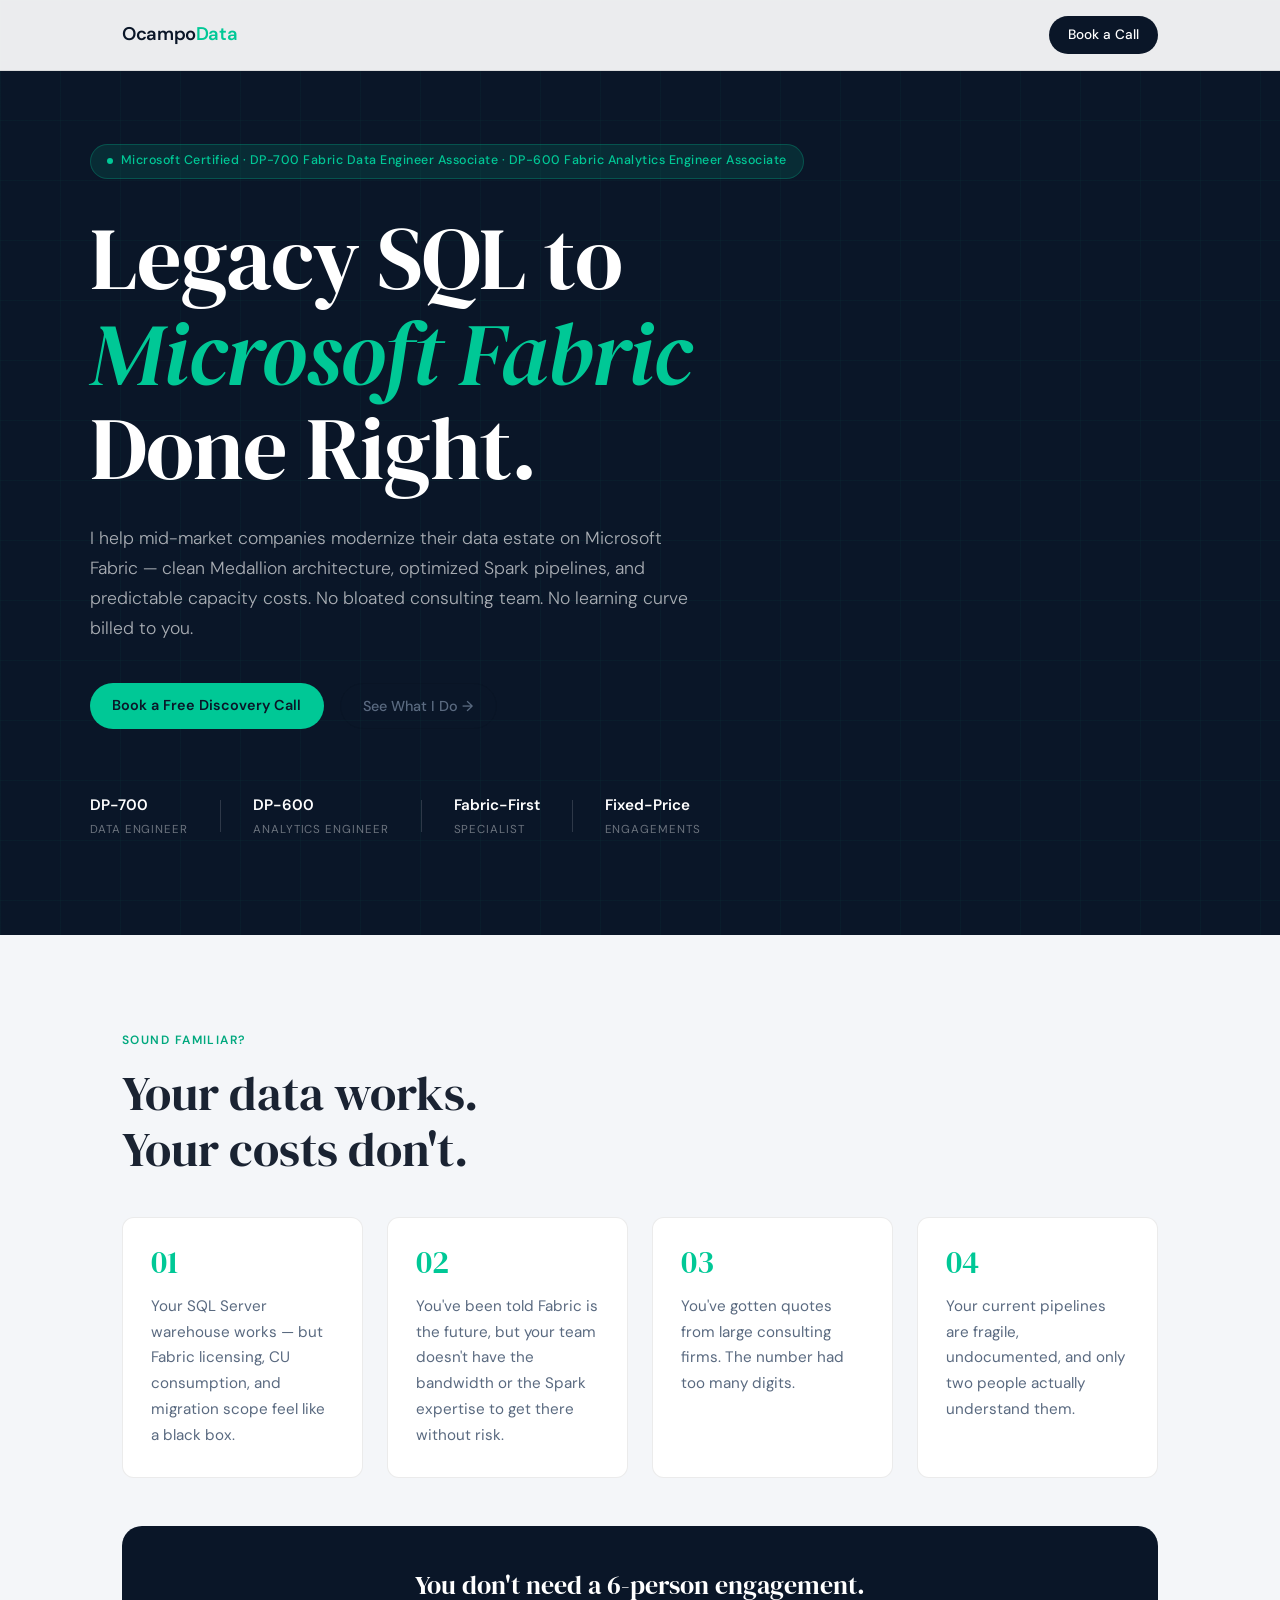
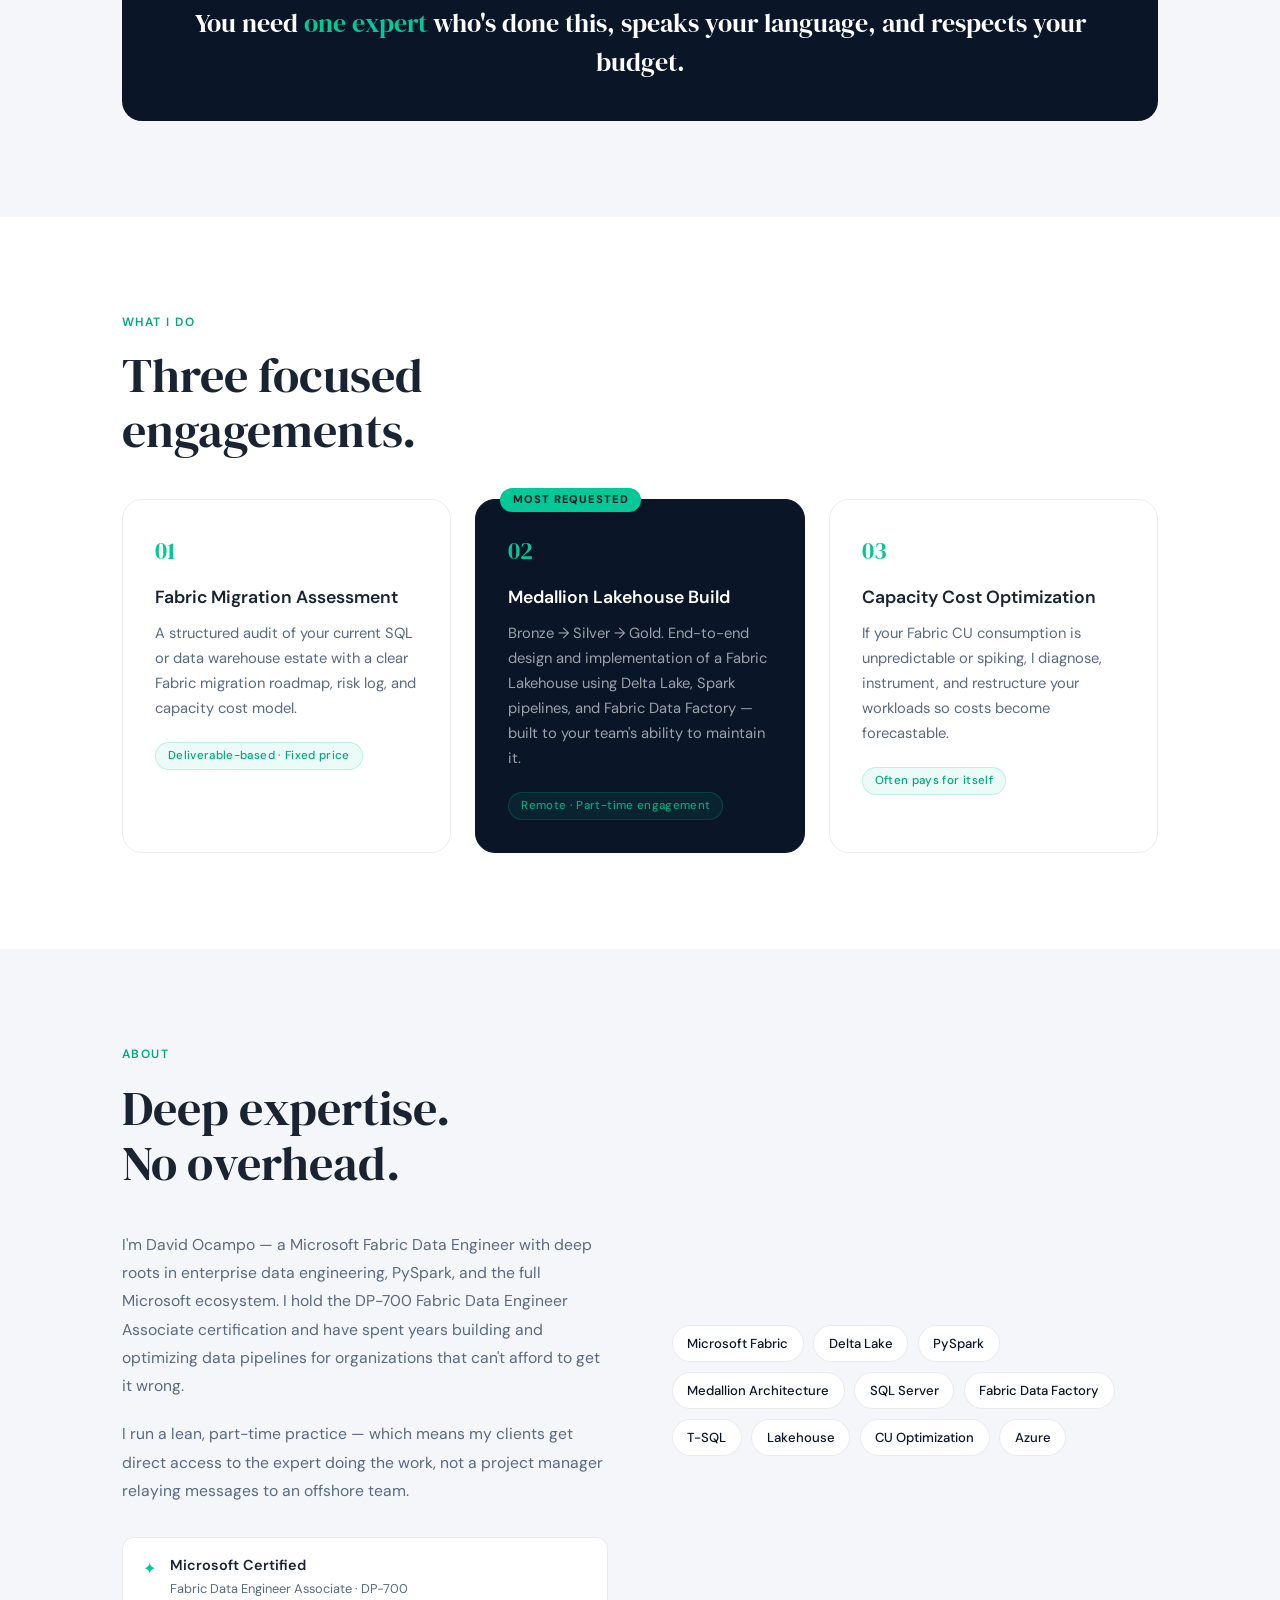
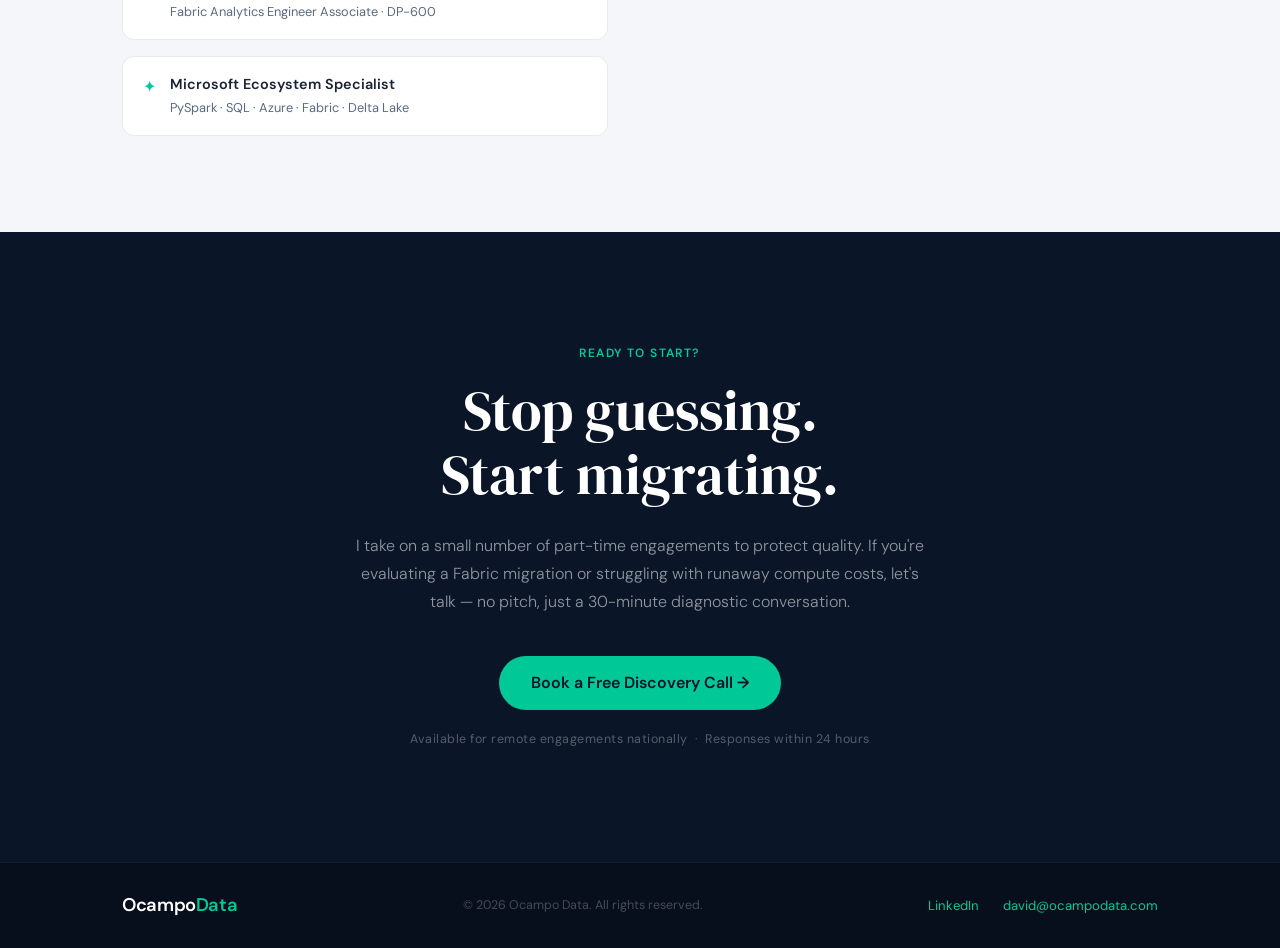
<file: index.html>
<!DOCTYPE html>
<html lang="en">

<head>
  <meta charset="UTF-8" />
  <meta name="viewport" content="width=device-width, initial-scale=1.0" />
  <title>Ocampo Data | Microsoft Fabric Consulting</title>
  <meta name="description"
    content="DP-700 Certified Microsoft Fabric Data Engineer. Legacy SQL migration to Fabric Lakehouses, Medallion architecture, and capacity cost optimization." />
  <link rel="preconnect" href="https://fonts.googleapis.com" />
  <link rel="preconnect" href="https://fonts.gstatic.com" crossorigin />
  <link
    href="https://fonts.googleapis.com/css2?family=DM+Serif+Display:ital@0;1&family=DM+Sans:wght@300;400;500;600&display=swap"
    rel="stylesheet" />
  <link rel="stylesheet" href="style.css" />
</head>

<body>

  <!-- NAV -->
  <nav class="nav">
    <div class="nav-inner">
      <span class="nav-logo">Ocampo<span class="nav-logo-accent">Data</span></span>
      <a href="#contact" class="btn btn-nav">Book a Call</a>
    </div>
  </nav>

  <!-- HERO -->
  <section class="hero">
    <div class="hero-inner">
      <div class="badge">
        <span class="badge-dot"></span>
        Microsoft Certified · DP-700 Fabric Data Engineer Associate · DP-600 Fabric Analytics Engineer Associate
      </div>
      <h1 class="hero-headline">
        Legacy SQL to<br />
        <em>Microsoft Fabric</em><br />
        Done Right.
      </h1>
      <p class="hero-sub">
        I help mid-market companies modernize their data estate on Microsoft Fabric —
        clean Medallion architecture, optimized Spark pipelines, and predictable
        capacity costs. No bloated consulting team. No learning curve billed to you.
      </p>
      <div class="hero-cta">
        <a href="#contact" class="btn btn-primary">Book a Free Discovery Call</a>
        <a href="#services" class="btn btn-ghost">See What I Do →</a>
      </div>
      <div class="hero-stats">
        <div class="stat">
          <span class="stat-num">DP-700</span>
          <span class="stat-label">Data Engineer</span>
        </div>
        <div class="stat-divider"></div>
        <div class="stat">
          <span class="stat-num">DP-600</span>
          <span class="stat-label">Analytics Engineer</span>
        </div>
        <div class="stat-divider"></div>
        <div class="stat">
          <span class="stat-num">Fabric-First</span>
          <span class="stat-label">Specialist</span>
        </div>
        <div class="stat-divider"></div>
        <div class="stat">
          <span class="stat-num">Fixed-Price</span>
          <span class="stat-label">Engagements</span>
        </div>
      </div>
    </div>
    <div class="hero-grid-bg" aria-hidden="true"></div>
  </section>

  <!-- PAIN POINTS -->
  <section class="pain" id="pain">
    <div class="container">
      <p class="section-eyebrow">Sound familiar?</p>
      <h2 class="section-title">Your data works.<br />Your costs don't.</h2>
      <div class="pain-grid">
        <div class="pain-card">
          <div class="pain-icon">01</div>
          <p>Your SQL Server warehouse works — but Fabric licensing, CU consumption, and migration scope feel like a
            black box.</p>
        </div>
        <div class="pain-card">
          <div class="pain-icon">02</div>
          <p>You've been told Fabric is the future, but your team doesn't have the bandwidth or the Spark expertise to
            get there without risk.</p>
        </div>
        <div class="pain-card">
          <div class="pain-icon">03</div>
          <p>You've gotten quotes from large consulting firms. The number had too many digits.</p>
        </div>
        <div class="pain-card">
          <div class="pain-icon">04</div>
          <p>Your current pipelines are fragile, undocumented, and only two people actually understand them.</p>
        </div>
      </div>
      <div class="pain-bridge">
        <p>You don't need a 6-person engagement.<br />
          You need <strong>one expert</strong> who's done this, speaks your language, and respects your budget.</p>
      </div>
    </div>
  </section>

  <!-- SERVICES -->
  <section class="services" id="services">
    <div class="container">
      <p class="section-eyebrow">What I Do</p>
      <h2 class="section-title">Three focused<br />engagements.</h2>
      <div class="services-grid">

        <div class="service-card">
          <div class="service-num">01</div>
          <h3 class="service-title">Fabric Migration Assessment</h3>
          <p class="service-desc">
            A structured audit of your current SQL or data warehouse estate with a clear
            Fabric migration roadmap, risk log, and capacity cost model.
          </p>
          <div class="service-tag">Deliverable-based · Fixed price</div>
        </div>

        <div class="service-card service-card--featured">
          <div class="service-featured-label">Most Requested</div>
          <div class="service-num">02</div>
          <h3 class="service-title">Medallion Lakehouse Build</h3>
          <p class="service-desc">
            Bronze → Silver → Gold. End-to-end design and implementation of a Fabric
            Lakehouse using Delta Lake, Spark pipelines, and Fabric Data Factory —
            built to your team's ability to maintain it.
          </p>
          <div class="service-tag">Remote · Part-time engagement</div>
        </div>

        <div class="service-card">
          <div class="service-num">03</div>
          <h3 class="service-title">Capacity Cost Optimization</h3>
          <p class="service-desc">
            If your Fabric CU consumption is unpredictable or spiking, I diagnose,
            instrument, and restructure your workloads so costs become forecastable.
          </p>
          <div class="service-tag">Often pays for itself</div>
        </div>

      </div>
    </div>
  </section>

  <!-- AUTHORITY -->
  <section class="authority" id="about">
    <div class="container authority-inner">
      <div class="authority-text">
        <p class="section-eyebrow">About</p>
        <h2 class="section-title">Deep expertise.<br />No overhead.</h2>
        <p class="authority-body">
          I'm David Ocampo — a Microsoft Fabric Data Engineer with deep roots in
          enterprise data engineering, PySpark, and the full Microsoft ecosystem.
          I hold the DP-700 Fabric Data Engineer Associate certification and have
          spent years building and optimizing data pipelines for organizations that
          can't afford to get it wrong.
        </p>
        <p class="authority-body">
          I run a lean, part-time practice — which means my clients get direct access
          to the expert doing the work, not a project manager relaying messages to
          an offshore team.
        </p>
        <div class="authority-certs">
          <div class="cert-badge">
            <span class="cert-icon">✦</span>
            <div>
              <div class="cert-title">Microsoft Certified</div>
              <div class="cert-sub">Fabric Data Engineer Associate · DP-700</div>
              <div class="cert-sub">Fabric Analytics Engineer Associate · DP-600</div>
            </div>
          </div>
          <div class="cert-badge">
            <span class="cert-icon">✦</span>
            <div>
              <div class="cert-title">Microsoft Ecosystem Specialist</div>
              <div class="cert-sub">PySpark · SQL · Azure · Fabric · Delta Lake</div>
            </div>
          </div>
        </div>
      </div>
      <div class="authority-visual" aria-hidden="true">
        <div class="tech-stack">
          <div class="tech-pill">Microsoft Fabric</div>
          <div class="tech-pill">Delta Lake</div>
          <div class="tech-pill">PySpark</div>
          <div class="tech-pill">Medallion Architecture</div>
          <div class="tech-pill">SQL Server</div>
          <div class="tech-pill">Fabric Data Factory</div>
          <div class="tech-pill">T-SQL</div>
          <div class="tech-pill">Lakehouse</div>
          <div class="tech-pill">CU Optimization</div>
          <div class="tech-pill">Azure</div>
        </div>
      </div>
    </div>
  </section>

  <!-- CTA / CONTACT -->
  <section class="contact" id="contact">
    <div class="container contact-inner">
      <p class="section-eyebrow contact-eyebrow">Ready to start?</p>
      <h2 class="contact-headline">Stop guessing.<br />Start migrating.</h2>
      <p class="contact-sub">
        I take on a small number of part-time engagements to protect quality.
        If you're evaluating a Fabric migration or struggling with runaway compute costs,
        let's talk — no pitch, just a 30-minute diagnostic conversation.
      </p>
      <a href="https://calendly.com/david-ocampodata/30min" class="btn btn-primary btn-large">
        Book a Free Discovery Call →
      </a>
      <p class="contact-trust">
        Available for remote engagements nationally &nbsp;·&nbsp; Responses within 24 hours
      </p>
    </div>
  </section>

  <!-- FOOTER -->
<footer class="footer">
  <div class="container footer-inner">
    <span class="nav-logo">Ocampo<span class="nav-logo-accent">Data</span></span>
    <span class="footer-copy">© 2026 Ocampo Data. All rights reserved.</span>
    <div style="display:flex; gap:1.5rem; align-items:center;">
      <a href="https://www.linkedin.com/in/davidocampo/" target="_blank" class="footer-email">LinkedIn</a>
      <a href="mailto:david@ocampodata.com" class="footer-email">david@ocampodata.com</a>
    </div>
  </div>
</footer>
<script type="application/ld+json">
{
  "@context": "https://schema.org",
  "@type": "ProfessionalService",
  "name": "Ocampo Data",
  "url": "https://www.ocampodata.com",
  "description": "Microsoft Fabric consulting for mid-market companies. Legacy SQL migration, Medallion Lakehouse builds, and CU cost optimization.",
  "founder": {
    "@type": "Person",
    "name": "David Ocampo",
    "jobTitle": "Microsoft Fabric Data Engineer",
    "sameAs": "https://www.linkedin.com/in/davidocampo/"
  },
  "areaServed": "US",
  "hasOfferCatalog": {
    "@type": "OfferCatalog",
    "name": "Consulting Services",
    "itemListElement": [
      {
        "@type": "Offer",
        "itemOffered": {
          "@type": "Service",
          "name": "Microsoft Fabric Migration Assessment",
          "description": "Structured audit of your SQL or data warehouse estate with a Fabric migration roadmap, risk log, and capacity cost model."
        }
      },
      {
        "@type": "Offer",
        "itemOffered": {
          "@type": "Service",
          "name": "Medallion Lakehouse Build",
          "description": "End-to-end design and implementation of a Fabric Lakehouse using Delta Lake, Spark pipelines, and Fabric Data Factory."
        }
      },
      {
        "@type": "Offer",
        "itemOffered": {
          "@type": "Service",
          "name": "Fabric Capacity Cost Optimization",
          "description": "Diagnose, instrument, and restructure Fabric CU workloads so costs become forecastable."
        }
      }
    ]
  },
  "hasCredential": [
    {
      "@type": "EducationalOccupationalCredential",
      "name": "DP-700 Fabric Data Engineer Associate",
      "credentialCategory": "Microsoft Certification"
    },
    {
      "@type": "EducationalOccupationalCredential",
      "name": "DP-600 Fabric Analytics Engineer Associate",
      "credentialCategory": "Microsoft Certification"
    }
  ]
}
</script>
</body>

</html>
</file>
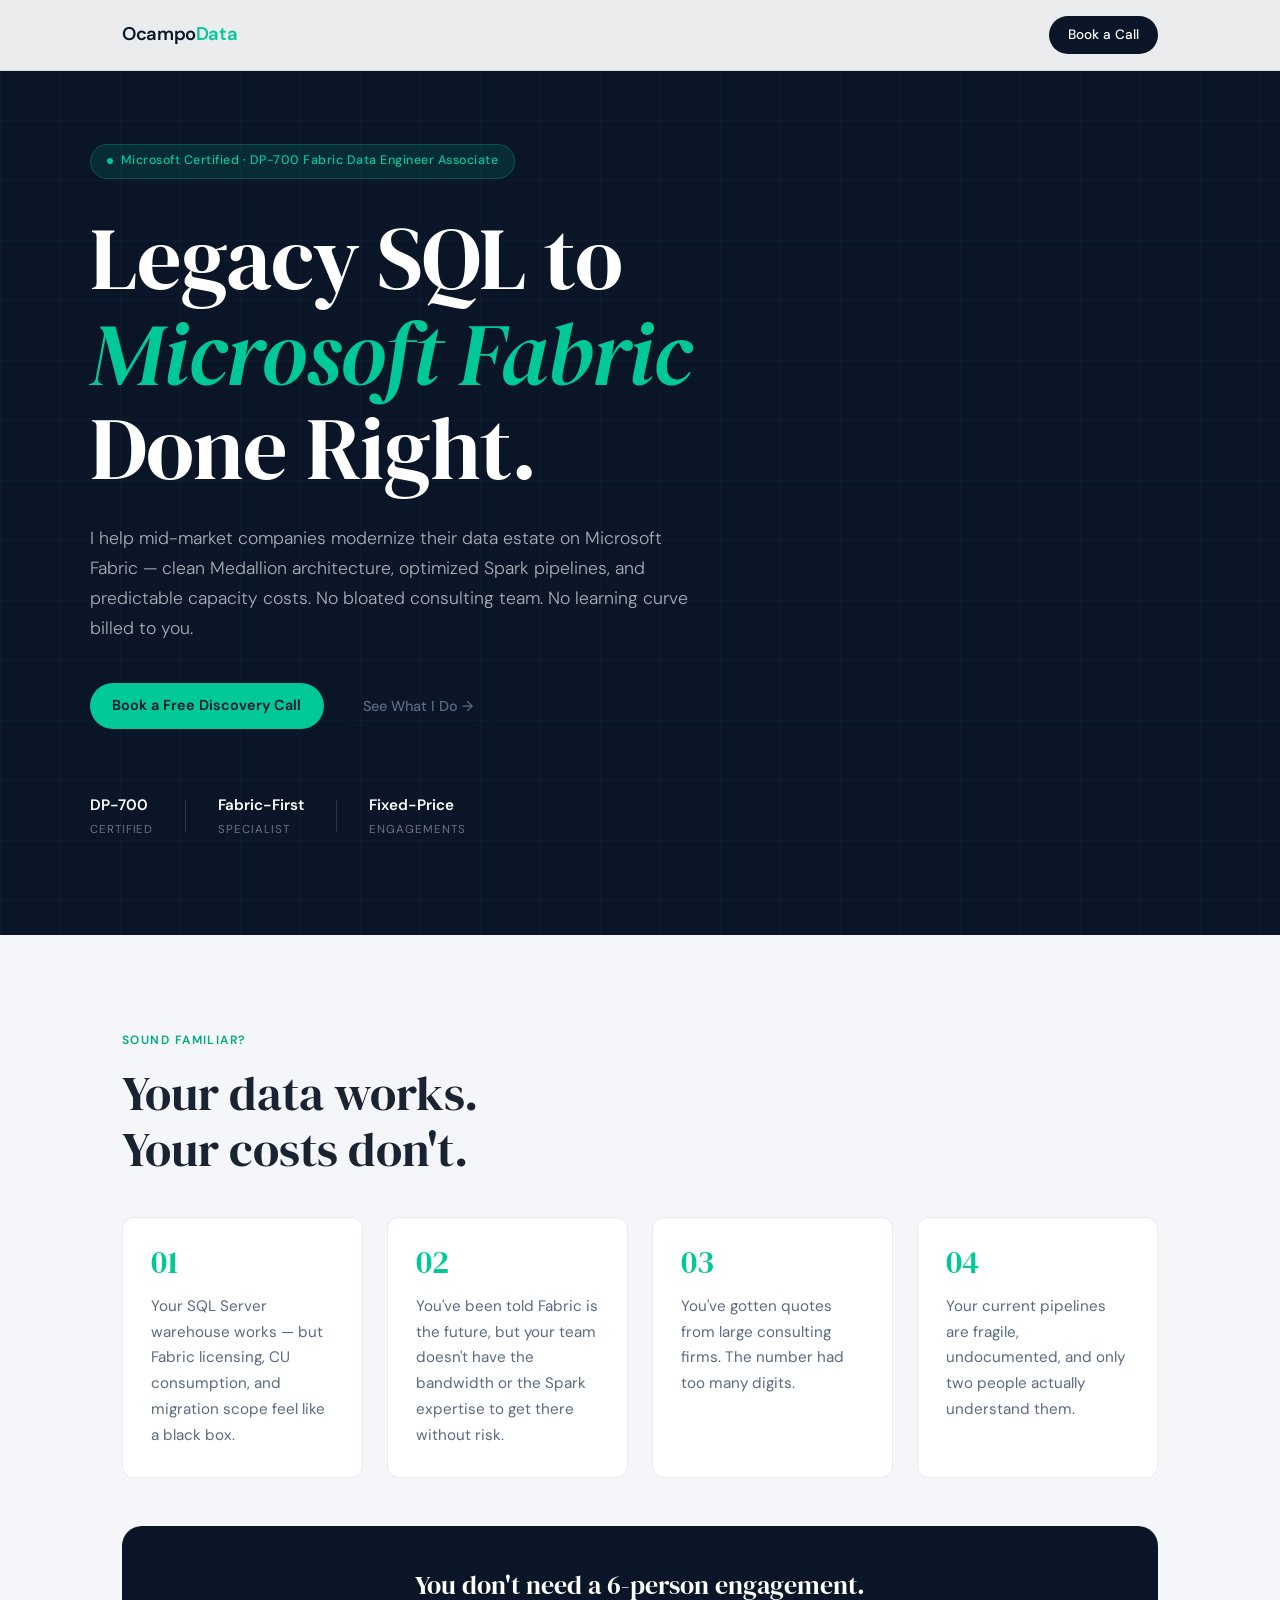
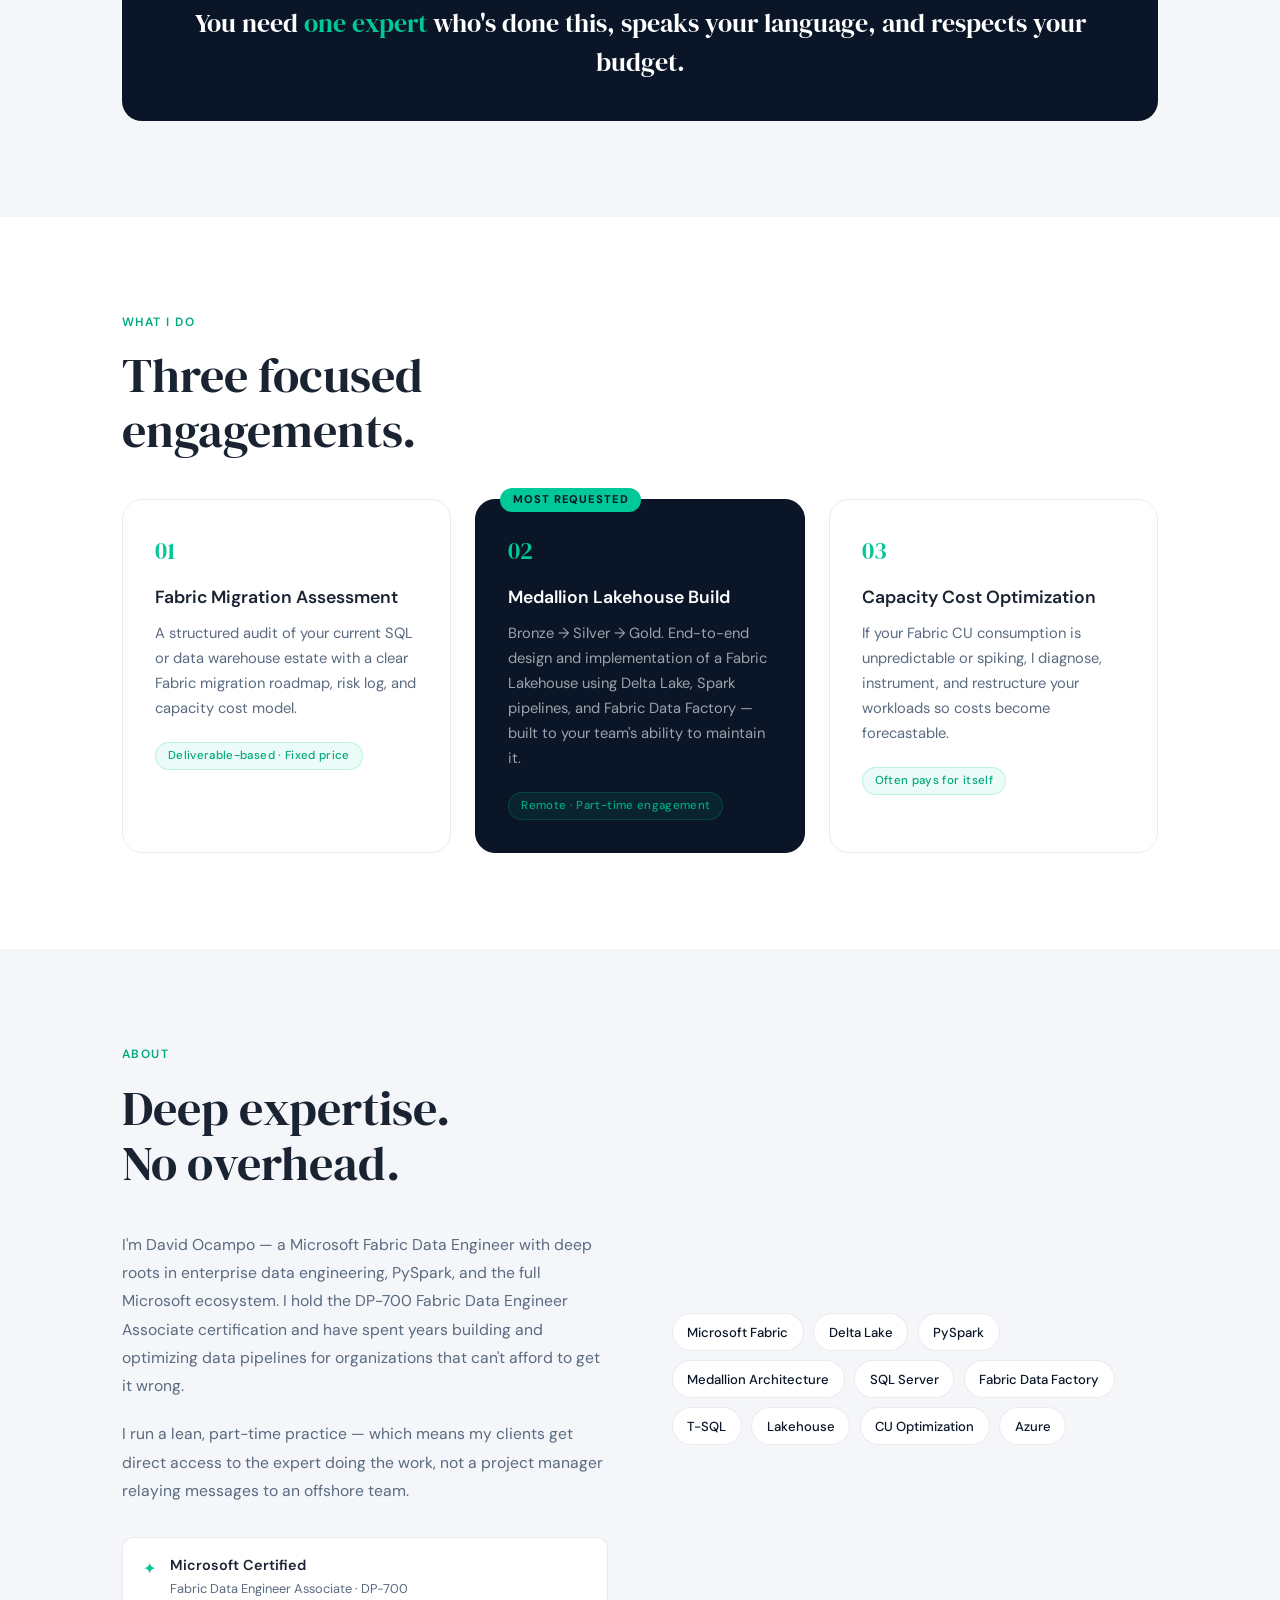
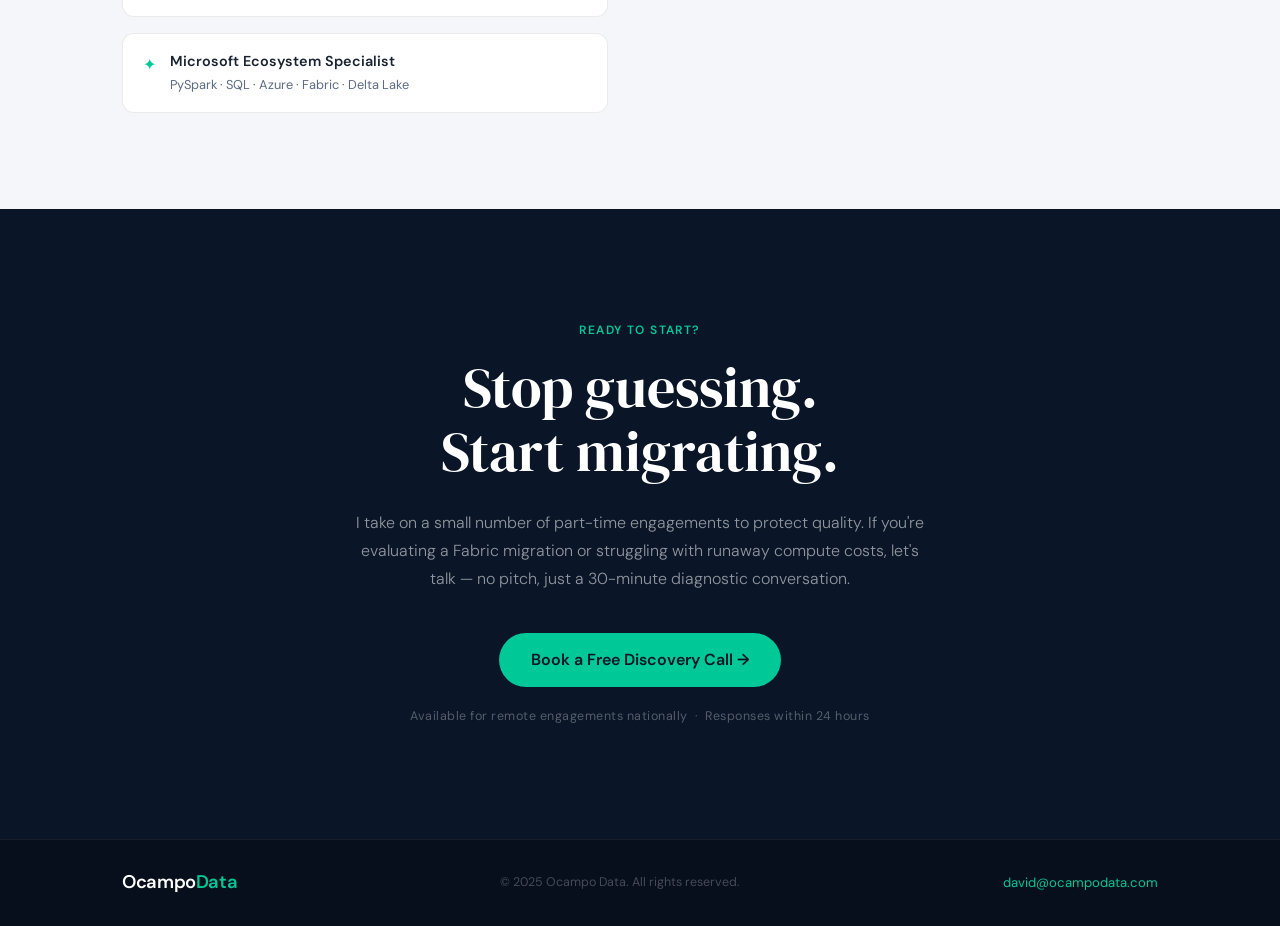
<file: website/index.html>
<!DOCTYPE html>
<html lang="en">
<head>
  <meta charset="UTF-8" />
  <meta name="viewport" content="width=device-width, initial-scale=1.0" />
  <title>Ocampo Data | Microsoft Fabric Consulting</title>
  <meta name="description" content="DP-700 Certified Microsoft Fabric Data Engineer. Legacy SQL migration to Fabric Lakehouses, Medallion architecture, and capacity cost optimization." />
  <link rel="preconnect" href="https://fonts.googleapis.com" />
  <link rel="preconnect" href="https://fonts.gstatic.com" crossorigin />
  <link href="https://fonts.googleapis.com/css2?family=DM+Serif+Display:ital@0;1&family=DM+Sans:wght@300;400;500;600&display=swap" rel="stylesheet" />
  <link rel="stylesheet" href="style.css" />
</head>
<body>

  <!-- NAV -->
  <nav class="nav">
    <div class="nav-inner">
      <span class="nav-logo">Ocampo<span class="nav-logo-accent">Data</span></span>
      <a href="#contact" class="btn btn-nav">Book a Call</a>
    </div>
  </nav>

  <!-- HERO -->
  <section class="hero">
    <div class="hero-inner">
      <div class="badge">
        <span class="badge-dot"></span>
        Microsoft Certified · DP-700 Fabric Data Engineer Associate
      </div>
      <h1 class="hero-headline">
        Legacy SQL to<br />
        <em>Microsoft Fabric</em><br />
        Done Right.
      </h1>
      <p class="hero-sub">
        I help mid-market companies modernize their data estate on Microsoft Fabric —
        clean Medallion architecture, optimized Spark pipelines, and predictable
        capacity costs. No bloated consulting team. No learning curve billed to you.
      </p>
      <div class="hero-cta">
        <a href="#contact" class="btn btn-primary">Book a Free Discovery Call</a>
        <a href="#services" class="btn btn-ghost">See What I Do →</a>
      </div>
      <div class="hero-stats">
        <div class="stat">
          <span class="stat-num">DP-700</span>
          <span class="stat-label">Certified</span>
        </div>
        <div class="stat-divider"></div>
        <div class="stat">
          <span class="stat-num">Fabric-First</span>
          <span class="stat-label">Specialist</span>
        </div>
        <div class="stat-divider"></div>
        <div class="stat">
          <span class="stat-num">Fixed-Price</span>
          <span class="stat-label">Engagements</span>
        </div>
      </div>
    </div>
    <div class="hero-grid-bg" aria-hidden="true"></div>
  </section>

  <!-- PAIN POINTS -->
  <section class="pain" id="pain">
    <div class="container">
      <p class="section-eyebrow">Sound familiar?</p>
      <h2 class="section-title">Your data works.<br />Your costs don't.</h2>
      <div class="pain-grid">
        <div class="pain-card">
          <div class="pain-icon">01</div>
          <p>Your SQL Server warehouse works — but Fabric licensing, CU consumption, and migration scope feel like a black box.</p>
        </div>
        <div class="pain-card">
          <div class="pain-icon">02</div>
          <p>You've been told Fabric is the future, but your team doesn't have the bandwidth or the Spark expertise to get there without risk.</p>
        </div>
        <div class="pain-card">
          <div class="pain-icon">03</div>
          <p>You've gotten quotes from large consulting firms. The number had too many digits.</p>
        </div>
        <div class="pain-card">
          <div class="pain-icon">04</div>
          <p>Your current pipelines are fragile, undocumented, and only two people actually understand them.</p>
        </div>
      </div>
      <div class="pain-bridge">
        <p>You don't need a 6-person engagement.<br />
        You need <strong>one expert</strong> who's done this, speaks your language, and respects your budget.</p>
      </div>
    </div>
  </section>

  <!-- SERVICES -->
  <section class="services" id="services">
    <div class="container">
      <p class="section-eyebrow">What I Do</p>
      <h2 class="section-title">Three focused<br />engagements.</h2>
      <div class="services-grid">

        <div class="service-card">
          <div class="service-num">01</div>
          <h3 class="service-title">Fabric Migration Assessment</h3>
          <p class="service-desc">
            A structured audit of your current SQL or data warehouse estate with a clear
            Fabric migration roadmap, risk log, and capacity cost model.
          </p>
          <div class="service-tag">Deliverable-based · Fixed price</div>
        </div>

        <div class="service-card service-card--featured">
          <div class="service-featured-label">Most Requested</div>
          <div class="service-num">02</div>
          <h3 class="service-title">Medallion Lakehouse Build</h3>
          <p class="service-desc">
            Bronze → Silver → Gold. End-to-end design and implementation of a Fabric
            Lakehouse using Delta Lake, Spark pipelines, and Fabric Data Factory —
            built to your team's ability to maintain it.
          </p>
          <div class="service-tag">Remote · Part-time engagement</div>
        </div>

        <div class="service-card">
          <div class="service-num">03</div>
          <h3 class="service-title">Capacity Cost Optimization</h3>
          <p class="service-desc">
            If your Fabric CU consumption is unpredictable or spiking, I diagnose,
            instrument, and restructure your workloads so costs become forecastable.
          </p>
          <div class="service-tag">Often pays for itself</div>
        </div>

      </div>
    </div>
  </section>

  <!-- AUTHORITY -->
  <section class="authority" id="about">
    <div class="container authority-inner">
      <div class="authority-text">
        <p class="section-eyebrow">About</p>
        <h2 class="section-title">Deep expertise.<br />No overhead.</h2>
        <p class="authority-body">
          I'm David Ocampo — a Microsoft Fabric Data Engineer with deep roots in
          enterprise data engineering, PySpark, and the full Microsoft ecosystem.
          I hold the DP-700 Fabric Data Engineer Associate certification and have
          spent years building and optimizing data pipelines for organizations that
          can't afford to get it wrong.
        </p>
        <p class="authority-body">
          I run a lean, part-time practice — which means my clients get direct access
          to the expert doing the work, not a project manager relaying messages to
          an offshore team.
        </p>
        <div class="authority-certs">
          <div class="cert-badge">
            <span class="cert-icon">✦</span>
            <div>
              <div class="cert-title">Microsoft Certified</div>
              <div class="cert-sub">Fabric Data Engineer Associate · DP-700</div>
            </div>
          </div>
          <div class="cert-badge">
            <span class="cert-icon">✦</span>
            <div>
              <div class="cert-title">Microsoft Ecosystem Specialist</div>
              <div class="cert-sub">PySpark · SQL · Azure · Fabric · Delta Lake</div>
            </div>
          </div>
        </div>
      </div>
      <div class="authority-visual" aria-hidden="true">
        <div class="tech-stack">
          <div class="tech-pill">Microsoft Fabric</div>
          <div class="tech-pill">Delta Lake</div>
          <div class="tech-pill">PySpark</div>
          <div class="tech-pill">Medallion Architecture</div>
          <div class="tech-pill">SQL Server</div>
          <div class="tech-pill">Fabric Data Factory</div>
          <div class="tech-pill">T-SQL</div>
          <div class="tech-pill">Lakehouse</div>
          <div class="tech-pill">CU Optimization</div>
          <div class="tech-pill">Azure</div>
        </div>
      </div>
    </div>
  </section>

  <!-- CTA / CONTACT -->
  <section class="contact" id="contact">
    <div class="container contact-inner">
      <p class="section-eyebrow contact-eyebrow">Ready to start?</p>
      <h2 class="contact-headline">Stop guessing.<br />Start migrating.</h2>
      <p class="contact-sub">
        I take on a small number of part-time engagements to protect quality.
        If you're evaluating a Fabric migration or struggling with runaway compute costs,
        let's talk — no pitch, just a 30-minute diagnostic conversation.
      </p>
      <a href="mailto:david@ocampodata.com" class="btn btn-primary btn-large">
        Book a Free Discovery Call →
      </a>
      <p class="contact-trust">
        Available for remote engagements nationally &nbsp;·&nbsp; Responses within 24 hours
      </p>
    </div>
  </section>

  <!-- FOOTER -->
  <footer class="footer">
    <div class="container footer-inner">
      <span class="nav-logo">Ocampo<span class="nav-logo-accent">Data</span></span>
      <span class="footer-copy">© 2025 Ocampo Data. All rights reserved.</span>
      <a href="mailto:david@ocampodata.com" class="footer-email">david@ocampodata.com</a>
    </div>
  </footer>

</body>
</html>
</file>
<file: style.css>
/* =====================
   RESET & BASE
   ===================== */
*, *::before, *::after { box-sizing: border-box; margin: 0; padding: 0; }

:root {
  --navy:        #0a1628;
  --navy-mid:    #112240;
  --navy-light:  #1e3a5f;
  --accent:      #00c896;
  --accent-dim:  #00a87e;
  --white:       #ffffff;
  --off-white:   #f4f6f9;
  --text-main:   #1a2332;
  --text-muted:  #5a6a80;
  --text-light:  #8a9ab0;
  --border:      rgba(0,0,0,0.08);
  --border-dark: rgba(255,255,255,0.10);

  --font-display: 'DM Serif Display', Georgia, serif;
  --font-sans:    'DM Sans', system-ui, sans-serif;

  --max-w: 1100px;
  --radius: 12px;
  --radius-lg: 20px;
}

html { scroll-behavior: smooth; }

body {
  font-family: var(--font-sans);
  color: var(--text-main);
  background: var(--white);
  line-height: 1.6;
  -webkit-font-smoothing: antialiased;
}

/* =====================
   UTILITY
   ===================== */
.container {
  max-width: var(--max-w);
  margin: 0 auto;
  padding: 0 2rem;
}

.section-eyebrow {
  font-size: 0.75rem;
  font-weight: 600;
  letter-spacing: 0.12em;
  text-transform: uppercase;
  color: var(--accent-dim);
  margin-bottom: 1rem;
}

.section-title {
  font-family: var(--font-display);
  font-size: clamp(2rem, 4vw, 3rem);
  font-weight: 400;
  line-height: 1.15;
  color: var(--text-main);
  margin-bottom: 2.5rem;
}

/* =====================
   BUTTONS
   ===================== */
.btn {
  display: inline-block;
  font-family: var(--font-sans);
  font-size: 0.9rem;
  font-weight: 500;
  text-decoration: none;
  border-radius: 100px;
  padding: 0.65rem 1.4rem;
  transition: all 0.2s ease;
  cursor: pointer;
  border: none;
}

.btn-primary {
  background: var(--accent);
  color: var(--navy);
  font-weight: 600;
}
.btn-primary:hover { background: var(--accent-dim); transform: translateY(-1px); }

.btn-ghost {
  background: transparent;
  color: var(--text-muted);
  border: 1.5px solid var(--border);
}
.btn-ghost:hover { border-color: var(--accent); color: var(--accent); }

.btn-nav {
  background: var(--navy);
  color: var(--white);
  font-size: 0.85rem;
  padding: 0.5rem 1.2rem;
}
.btn-nav:hover { background: var(--navy-mid); }

.btn-large {
  font-size: 1rem;
  padding: 0.9rem 2rem;
}

/* =====================
   NAV
   ===================== */
.nav {
  position: fixed;
  top: 0; left: 0; right: 0;
  z-index: 100;
  background: rgba(255,255,255,0.92);
  backdrop-filter: blur(12px);
  border-bottom: 1px solid var(--border);
}

.nav-inner {
  max-width: var(--max-w);
  margin: 0 auto;
  padding: 1rem 2rem;
  display: flex;
  align-items: center;
  justify-content: space-between;
}

.nav-logo {
  font-family: var(--font-sans);
  font-size: 1.15rem;
  font-weight: 600;
  color: var(--navy);
  letter-spacing: -0.02em;
}

.nav-logo-accent { color: var(--accent); }

/* =====================
   HERO
   ===================== */
.hero {
  position: relative;
  background: var(--navy);
  padding: 9rem 2rem 6rem;
  overflow: hidden;
  min-height: 92vh;
  display: flex;
  align-items: center;
}

.hero-inner {
  position: relative;
  z-index: 2;
  max-width: var(--max-w);
  margin: 0 auto;
  width: 100%;
}

.hero-grid-bg {
  position: absolute;
  inset: 0;
  background-image:
    linear-gradient(rgba(0,200,150,0.04) 1px, transparent 1px),
    linear-gradient(90deg, rgba(0,200,150,0.04) 1px, transparent 1px);
  background-size: 60px 60px;
  z-index: 1;
}

.badge {
  display: inline-flex;
  align-items: center;
  gap: 0.5rem;
  background: rgba(0,200,150,0.12);
  border: 1px solid rgba(0,200,150,0.25);
  color: var(--accent);
  font-size: 0.78rem;
  font-weight: 500;
  letter-spacing: 0.04em;
  padding: 0.4rem 1rem;
  border-radius: 100px;
  margin-bottom: 2rem;
}

.badge-dot {
  width: 6px; height: 6px;
  background: var(--accent);
  border-radius: 50%;
  animation: pulse 2s infinite;
}

@keyframes pulse {
  0%, 100% { opacity: 1; }
  50% { opacity: 0.4; }
}

.hero-headline {
  font-family: var(--font-display);
  font-size: clamp(2.8rem, 7vw, 5.5rem);
  font-weight: 400;
  line-height: 1.08;
  color: var(--white);
  margin-bottom: 1.75rem;
  letter-spacing: -0.01em;
}

.hero-headline em {
  font-style: italic;
  color: var(--accent);
}

.hero-sub {
  font-size: 1.1rem;
  color: rgba(255,255,255,0.65);
  max-width: 600px;
  line-height: 1.7;
  margin-bottom: 2.5rem;
  font-weight: 300;
}

.hero-cta {
  display: flex;
  gap: 1rem;
  flex-wrap: wrap;
  margin-bottom: 4rem;
}

.hero-stats {
  display: flex;
  align-items: center;
  gap: 2rem;
  flex-wrap: wrap;
}

.stat { display: flex; flex-direction: column; gap: 0.2rem; }

.stat-num {
  font-size: 0.95rem;
  font-weight: 600;
  color: var(--white);
}

.stat-label {
  font-size: 0.72rem;
  font-weight: 400;
  color: rgba(255,255,255,0.4);
  text-transform: uppercase;
  letter-spacing: 0.08em;
}

.stat-divider {
  width: 1px;
  height: 32px;
  background: rgba(255,255,255,0.15);
}

/* =====================
   PAIN POINTS
   ===================== */
.pain {
  padding: 6rem 2rem;
  background: var(--off-white);
}

.pain-grid {
  display: grid;
  grid-template-columns: repeat(auto-fit, minmax(230px, 1fr));
  gap: 1.5rem;
  margin-bottom: 3rem;
}

.pain-card {
  background: var(--white);
  border: 1px solid var(--border);
  border-radius: var(--radius);
  padding: 1.75rem;
}

.pain-icon {
  font-family: var(--font-display);
  font-size: 2rem;
  color: var(--accent);
  margin-bottom: 1rem;
  line-height: 1;
}

.pain-card p {
  font-size: 0.95rem;
  color: var(--text-muted);
  line-height: 1.7;
}

.pain-bridge {
  background: var(--navy);
  border-radius: var(--radius-lg);
  padding: 2.5rem 3rem;
  text-align: center;
}

.pain-bridge p {
  font-family: var(--font-display);
  font-size: clamp(1.2rem, 2.5vw, 1.6rem);
  color: var(--white);
  line-height: 1.5;
  font-weight: 400;
}

.pain-bridge strong {
  color: var(--accent);
  font-weight: 400;
}

/* =====================
   SERVICES
   ===================== */
.services {
  padding: 6rem 2rem;
  background: var(--white);
}

.services-grid {
  display: grid;
  grid-template-columns: repeat(auto-fit, minmax(280px, 1fr));
  gap: 1.5rem;
}

.service-card {
  border: 1px solid var(--border);
  border-radius: var(--radius-lg);
  padding: 2rem;
  position: relative;
  transition: border-color 0.2s, transform 0.2s;
}

.service-card:hover {
  border-color: var(--accent);
  transform: translateY(-2px);
}

.service-card--featured {
  border-color: var(--navy);
  background: var(--navy);
}

.service-featured-label {
  position: absolute;
  top: -12px; left: 1.5rem;
  background: var(--accent);
  color: var(--navy);
  font-size: 0.7rem;
  font-weight: 700;
  letter-spacing: 0.08em;
  text-transform: uppercase;
  padding: 0.2rem 0.8rem;
  border-radius: 100px;
}

.service-num {
  font-family: var(--font-display);
  font-size: 1.5rem;
  color: var(--accent);
  margin-bottom: 1rem;
}

.service-title {
  font-family: var(--font-sans);
  font-size: 1.1rem;
  font-weight: 600;
  color: var(--text-main);
  margin-bottom: 0.75rem;
  line-height: 1.3;
}

.service-card--featured .service-title { color: var(--white); }

.service-desc {
  font-size: 0.92rem;
  color: var(--text-muted);
  line-height: 1.7;
  margin-bottom: 1.25rem;
}

.service-card--featured .service-desc { color: rgba(255,255,255,0.6); }

.service-tag {
  display: inline-block;
  font-size: 0.72rem;
  font-weight: 500;
  color: var(--accent-dim);
  background: rgba(0,200,150,0.08);
  border: 1px solid rgba(0,200,150,0.2);
  padding: 0.25rem 0.75rem;
  border-radius: 100px;
  letter-spacing: 0.03em;
}

/* =====================
   AUTHORITY
   ===================== */
.authority {
  padding: 6rem 2rem;
  background: var(--off-white);
}

.authority-inner {
  display: grid;
  grid-template-columns: 1fr 1fr;
  gap: 4rem;
  align-items: center;
}

@media (max-width: 768px) {
  .authority-inner { grid-template-columns: 1fr; gap: 2.5rem; }
}

.authority-body {
  font-size: 0.98rem;
  color: var(--text-muted);
  line-height: 1.8;
  margin-bottom: 1.25rem;
}

.authority-certs {
  display: flex;
  flex-direction: column;
  gap: 1rem;
  margin-top: 2rem;
}

.cert-badge {
  display: flex;
  align-items: flex-start;
  gap: 0.85rem;
  background: var(--white);
  border: 1px solid var(--border);
  border-radius: var(--radius);
  padding: 1rem 1.25rem;
}

.cert-icon {
  font-size: 1rem;
  color: var(--accent);
  margin-top: 0.1rem;
  flex-shrink: 0;
}

.cert-title {
  font-size: 0.9rem;
  font-weight: 600;
  color: var(--text-main);
}

.cert-sub {
  font-size: 0.8rem;
  color: var(--text-muted);
  margin-top: 0.15rem;
}

.tech-stack {
  display: flex;
  flex-wrap: wrap;
  gap: 0.6rem;
}

.tech-pill {
  font-size: 0.82rem;
  font-weight: 500;
  color: var(--navy);
  background: var(--white);
  border: 1px solid var(--border);
  padding: 0.45rem 0.9rem;
  border-radius: 100px;
  transition: all 0.2s;
}

.tech-pill:hover {
  background: var(--navy);
  color: var(--white);
  border-color: var(--navy);
}

/* =====================
   CONTACT
   ===================== */
.contact {
  background: var(--navy);
  padding: 7rem 2rem;
  text-align: center;
}

.contact-inner { max-width: 640px; }

.contact-eyebrow { color: var(--accent); }

.contact-headline {
  font-family: var(--font-display);
  font-size: clamp(2.2rem, 5vw, 3.5rem);
  color: var(--white);
  font-weight: 400;
  line-height: 1.15;
  margin-bottom: 1.5rem;
}

.contact-sub {
  font-size: 1rem;
  color: rgba(255,255,255,0.55);
  line-height: 1.75;
  margin-bottom: 2.5rem;
  font-weight: 300;
}

.contact-trust {
  margin-top: 1.25rem;
  font-size: 0.78rem;
  color: rgba(255,255,255,0.3);
  letter-spacing: 0.04em;
}

/* =====================
   FOOTER
   ===================== */
.footer {
  background: #070f1c;
  padding: 1.75rem 2rem;
  border-top: 1px solid rgba(255,255,255,0.06);
}

.footer-inner {
  display: flex;
  align-items: center;
  justify-content: space-between;
  flex-wrap: wrap;
  gap: 1rem;
}

.footer-copy {
  font-size: 0.78rem;
  color: rgba(255,255,255,0.25);
}

.footer-email {
  font-size: 0.82rem;
  color: var(--accent);
  text-decoration: none;
}
.footer-email:hover { text-decoration: underline; }

.footer .nav-logo { color: var(--white); }

/* =====================
   RESPONSIVE
   ===================== */
@media (max-width: 640px) {
  .hero { padding: 8rem 1.5rem 5rem; min-height: auto; }
  .hero-stats { gap: 1.25rem; }
  .pain, .services, .authority, .contact { padding: 4rem 1.5rem; }
  .pain-bridge { padding: 2rem 1.5rem; }
  .footer-inner { flex-direction: column; align-items: flex-start; }
  .contact-inner { max-width: 100%; }
}
</file>
<file: website/style.css>
/* =====================
   RESET & BASE
   ===================== */
*, *::before, *::after { box-sizing: border-box; margin: 0; padding: 0; }

:root {
  --navy:        #0a1628;
  --navy-mid:    #112240;
  --navy-light:  #1e3a5f;
  --accent:      #00c896;
  --accent-dim:  #00a87e;
  --white:       #ffffff;
  --off-white:   #f4f6f9;
  --text-main:   #1a2332;
  --text-muted:  #5a6a80;
  --text-light:  #8a9ab0;
  --border:      rgba(0,0,0,0.08);
  --border-dark: rgba(255,255,255,0.10);

  --font-display: 'DM Serif Display', Georgia, serif;
  --font-sans:    'DM Sans', system-ui, sans-serif;

  --max-w: 1100px;
  --radius: 12px;
  --radius-lg: 20px;
}

html { scroll-behavior: smooth; }

body {
  font-family: var(--font-sans);
  color: var(--text-main);
  background: var(--white);
  line-height: 1.6;
  -webkit-font-smoothing: antialiased;
}

/* =====================
   UTILITY
   ===================== */
.container {
  max-width: var(--max-w);
  margin: 0 auto;
  padding: 0 2rem;
}

.section-eyebrow {
  font-size: 0.75rem;
  font-weight: 600;
  letter-spacing: 0.12em;
  text-transform: uppercase;
  color: var(--accent-dim);
  margin-bottom: 1rem;
}

.section-title {
  font-family: var(--font-display);
  font-size: clamp(2rem, 4vw, 3rem);
  font-weight: 400;
  line-height: 1.15;
  color: var(--text-main);
  margin-bottom: 2.5rem;
}

/* =====================
   BUTTONS
   ===================== */
.btn {
  display: inline-block;
  font-family: var(--font-sans);
  font-size: 0.9rem;
  font-weight: 500;
  text-decoration: none;
  border-radius: 100px;
  padding: 0.65rem 1.4rem;
  transition: all 0.2s ease;
  cursor: pointer;
  border: none;
}

.btn-primary {
  background: var(--accent);
  color: var(--navy);
  font-weight: 600;
}
.btn-primary:hover { background: var(--accent-dim); transform: translateY(-1px); }

.btn-ghost {
  background: transparent;
  color: var(--text-muted);
  border: 1.5px solid var(--border);
}
.btn-ghost:hover { border-color: var(--accent); color: var(--accent); }

.btn-nav {
  background: var(--navy);
  color: var(--white);
  font-size: 0.85rem;
  padding: 0.5rem 1.2rem;
}
.btn-nav:hover { background: var(--navy-mid); }

.btn-large {
  font-size: 1rem;
  padding: 0.9rem 2rem;
}

/* =====================
   NAV
   ===================== */
.nav {
  position: fixed;
  top: 0; left: 0; right: 0;
  z-index: 100;
  background: rgba(255,255,255,0.92);
  backdrop-filter: blur(12px);
  border-bottom: 1px solid var(--border);
}

.nav-inner {
  max-width: var(--max-w);
  margin: 0 auto;
  padding: 1rem 2rem;
  display: flex;
  align-items: center;
  justify-content: space-between;
}

.nav-logo {
  font-family: var(--font-sans);
  font-size: 1.15rem;
  font-weight: 600;
  color: var(--navy);
  letter-spacing: -0.02em;
}

.nav-logo-accent { color: var(--accent); }

/* =====================
   HERO
   ===================== */
.hero {
  position: relative;
  background: var(--navy);
  padding: 9rem 2rem 6rem;
  overflow: hidden;
  min-height: 92vh;
  display: flex;
  align-items: center;
}

.hero-inner {
  position: relative;
  z-index: 2;
  max-width: var(--max-w);
  margin: 0 auto;
  width: 100%;
}

.hero-grid-bg {
  position: absolute;
  inset: 0;
  background-image:
    linear-gradient(rgba(0,200,150,0.04) 1px, transparent 1px),
    linear-gradient(90deg, rgba(0,200,150,0.04) 1px, transparent 1px);
  background-size: 60px 60px;
  z-index: 1;
}

.badge {
  display: inline-flex;
  align-items: center;
  gap: 0.5rem;
  background: rgba(0,200,150,0.12);
  border: 1px solid rgba(0,200,150,0.25);
  color: var(--accent);
  font-size: 0.78rem;
  font-weight: 500;
  letter-spacing: 0.04em;
  padding: 0.4rem 1rem;
  border-radius: 100px;
  margin-bottom: 2rem;
}

.badge-dot {
  width: 6px; height: 6px;
  background: var(--accent);
  border-radius: 50%;
  animation: pulse 2s infinite;
}

@keyframes pulse {
  0%, 100% { opacity: 1; }
  50% { opacity: 0.4; }
}

.hero-headline {
  font-family: var(--font-display);
  font-size: clamp(2.8rem, 7vw, 5.5rem);
  font-weight: 400;
  line-height: 1.08;
  color: var(--white);
  margin-bottom: 1.75rem;
  letter-spacing: -0.01em;
}

.hero-headline em {
  font-style: italic;
  color: var(--accent);
}

.hero-sub {
  font-size: 1.1rem;
  color: rgba(255,255,255,0.65);
  max-width: 600px;
  line-height: 1.7;
  margin-bottom: 2.5rem;
  font-weight: 300;
}

.hero-cta {
  display: flex;
  gap: 1rem;
  flex-wrap: wrap;
  margin-bottom: 4rem;
}

.hero-stats {
  display: flex;
  align-items: center;
  gap: 2rem;
  flex-wrap: wrap;
}

.stat { display: flex; flex-direction: column; gap: 0.2rem; }

.stat-num {
  font-size: 0.95rem;
  font-weight: 600;
  color: var(--white);
}

.stat-label {
  font-size: 0.72rem;
  font-weight: 400;
  color: rgba(255,255,255,0.4);
  text-transform: uppercase;
  letter-spacing: 0.08em;
}

.stat-divider {
  width: 1px;
  height: 32px;
  background: rgba(255,255,255,0.15);
}

/* =====================
   PAIN POINTS
   ===================== */
.pain {
  padding: 6rem 2rem;
  background: var(--off-white);
}

.pain-grid {
  display: grid;
  grid-template-columns: repeat(auto-fit, minmax(230px, 1fr));
  gap: 1.5rem;
  margin-bottom: 3rem;
}

.pain-card {
  background: var(--white);
  border: 1px solid var(--border);
  border-radius: var(--radius);
  padding: 1.75rem;
}

.pain-icon {
  font-family: var(--font-display);
  font-size: 2rem;
  color: var(--accent);
  margin-bottom: 1rem;
  line-height: 1;
}

.pain-card p {
  font-size: 0.95rem;
  color: var(--text-muted);
  line-height: 1.7;
}

.pain-bridge {
  background: var(--navy);
  border-radius: var(--radius-lg);
  padding: 2.5rem 3rem;
  text-align: center;
}

.pain-bridge p {
  font-family: var(--font-display);
  font-size: clamp(1.2rem, 2.5vw, 1.6rem);
  color: var(--white);
  line-height: 1.5;
  font-weight: 400;
}

.pain-bridge strong {
  color: var(--accent);
  font-weight: 400;
}

/* =====================
   SERVICES
   ===================== */
.services {
  padding: 6rem 2rem;
  background: var(--white);
}

.services-grid {
  display: grid;
  grid-template-columns: repeat(auto-fit, minmax(280px, 1fr));
  gap: 1.5rem;
}

.service-card {
  border: 1px solid var(--border);
  border-radius: var(--radius-lg);
  padding: 2rem;
  position: relative;
  transition: border-color 0.2s, transform 0.2s;
}

.service-card:hover {
  border-color: var(--accent);
  transform: translateY(-2px);
}

.service-card--featured {
  border-color: var(--navy);
  background: var(--navy);
}

.service-featured-label {
  position: absolute;
  top: -12px; left: 1.5rem;
  background: var(--accent);
  color: var(--navy);
  font-size: 0.7rem;
  font-weight: 700;
  letter-spacing: 0.08em;
  text-transform: uppercase;
  padding: 0.2rem 0.8rem;
  border-radius: 100px;
}

.service-num {
  font-family: var(--font-display);
  font-size: 1.5rem;
  color: var(--accent);
  margin-bottom: 1rem;
}

.service-title {
  font-family: var(--font-sans);
  font-size: 1.1rem;
  font-weight: 600;
  color: var(--text-main);
  margin-bottom: 0.75rem;
  line-height: 1.3;
}

.service-card--featured .service-title { color: var(--white); }

.service-desc {
  font-size: 0.92rem;
  color: var(--text-muted);
  line-height: 1.7;
  margin-bottom: 1.25rem;
}

.service-card--featured .service-desc { color: rgba(255,255,255,0.6); }

.service-tag {
  display: inline-block;
  font-size: 0.72rem;
  font-weight: 500;
  color: var(--accent-dim);
  background: rgba(0,200,150,0.08);
  border: 1px solid rgba(0,200,150,0.2);
  padding: 0.25rem 0.75rem;
  border-radius: 100px;
  letter-spacing: 0.03em;
}

/* =====================
   AUTHORITY
   ===================== */
.authority {
  padding: 6rem 2rem;
  background: var(--off-white);
}

.authority-inner {
  display: grid;
  grid-template-columns: 1fr 1fr;
  gap: 4rem;
  align-items: center;
}

@media (max-width: 768px) {
  .authority-inner { grid-template-columns: 1fr; gap: 2.5rem; }
}

.authority-body {
  font-size: 0.98rem;
  color: var(--text-muted);
  line-height: 1.8;
  margin-bottom: 1.25rem;
}

.authority-certs {
  display: flex;
  flex-direction: column;
  gap: 1rem;
  margin-top: 2rem;
}

.cert-badge {
  display: flex;
  align-items: flex-start;
  gap: 0.85rem;
  background: var(--white);
  border: 1px solid var(--border);
  border-radius: var(--radius);
  padding: 1rem 1.25rem;
}

.cert-icon {
  font-size: 1rem;
  color: var(--accent);
  margin-top: 0.1rem;
  flex-shrink: 0;
}

.cert-title {
  font-size: 0.9rem;
  font-weight: 600;
  color: var(--text-main);
}

.cert-sub {
  font-size: 0.8rem;
  color: var(--text-muted);
  margin-top: 0.15rem;
}

.tech-stack {
  display: flex;
  flex-wrap: wrap;
  gap: 0.6rem;
}

.tech-pill {
  font-size: 0.82rem;
  font-weight: 500;
  color: var(--navy);
  background: var(--white);
  border: 1px solid var(--border);
  padding: 0.45rem 0.9rem;
  border-radius: 100px;
  transition: all 0.2s;
}

.tech-pill:hover {
  background: var(--navy);
  color: var(--white);
  border-color: var(--navy);
}

/* =====================
   CONTACT
   ===================== */
.contact {
  background: var(--navy);
  padding: 7rem 2rem;
  text-align: center;
}

.contact-inner { max-width: 640px; }

.contact-eyebrow { color: var(--accent); }

.contact-headline {
  font-family: var(--font-display);
  font-size: clamp(2.2rem, 5vw, 3.5rem);
  color: var(--white);
  font-weight: 400;
  line-height: 1.15;
  margin-bottom: 1.5rem;
}

.contact-sub {
  font-size: 1rem;
  color: rgba(255,255,255,0.55);
  line-height: 1.75;
  margin-bottom: 2.5rem;
  font-weight: 300;
}

.contact-trust {
  margin-top: 1.25rem;
  font-size: 0.78rem;
  color: rgba(255,255,255,0.3);
  letter-spacing: 0.04em;
}

/* =====================
   FOOTER
   ===================== */
.footer {
  background: #070f1c;
  padding: 1.75rem 2rem;
  border-top: 1px solid rgba(255,255,255,0.06);
}

.footer-inner {
  display: flex;
  align-items: center;
  justify-content: space-between;
  flex-wrap: wrap;
  gap: 1rem;
}

.footer-copy {
  font-size: 0.78rem;
  color: rgba(255,255,255,0.25);
}

.footer-email {
  font-size: 0.82rem;
  color: var(--accent);
  text-decoration: none;
}
.footer-email:hover { text-decoration: underline; }

.footer .nav-logo { color: var(--white); }

/* =====================
   RESPONSIVE
   ===================== */
@media (max-width: 640px) {
  .hero { padding: 8rem 1.5rem 5rem; min-height: auto; }
  .hero-stats { gap: 1.25rem; }
  .pain, .services, .authority, .contact { padding: 4rem 1.5rem; }
  .pain-bridge { padding: 2rem 1.5rem; }
  .footer-inner { flex-direction: column; align-items: flex-start; }
  .contact-inner { max-width: 100%; }
}
</file>
